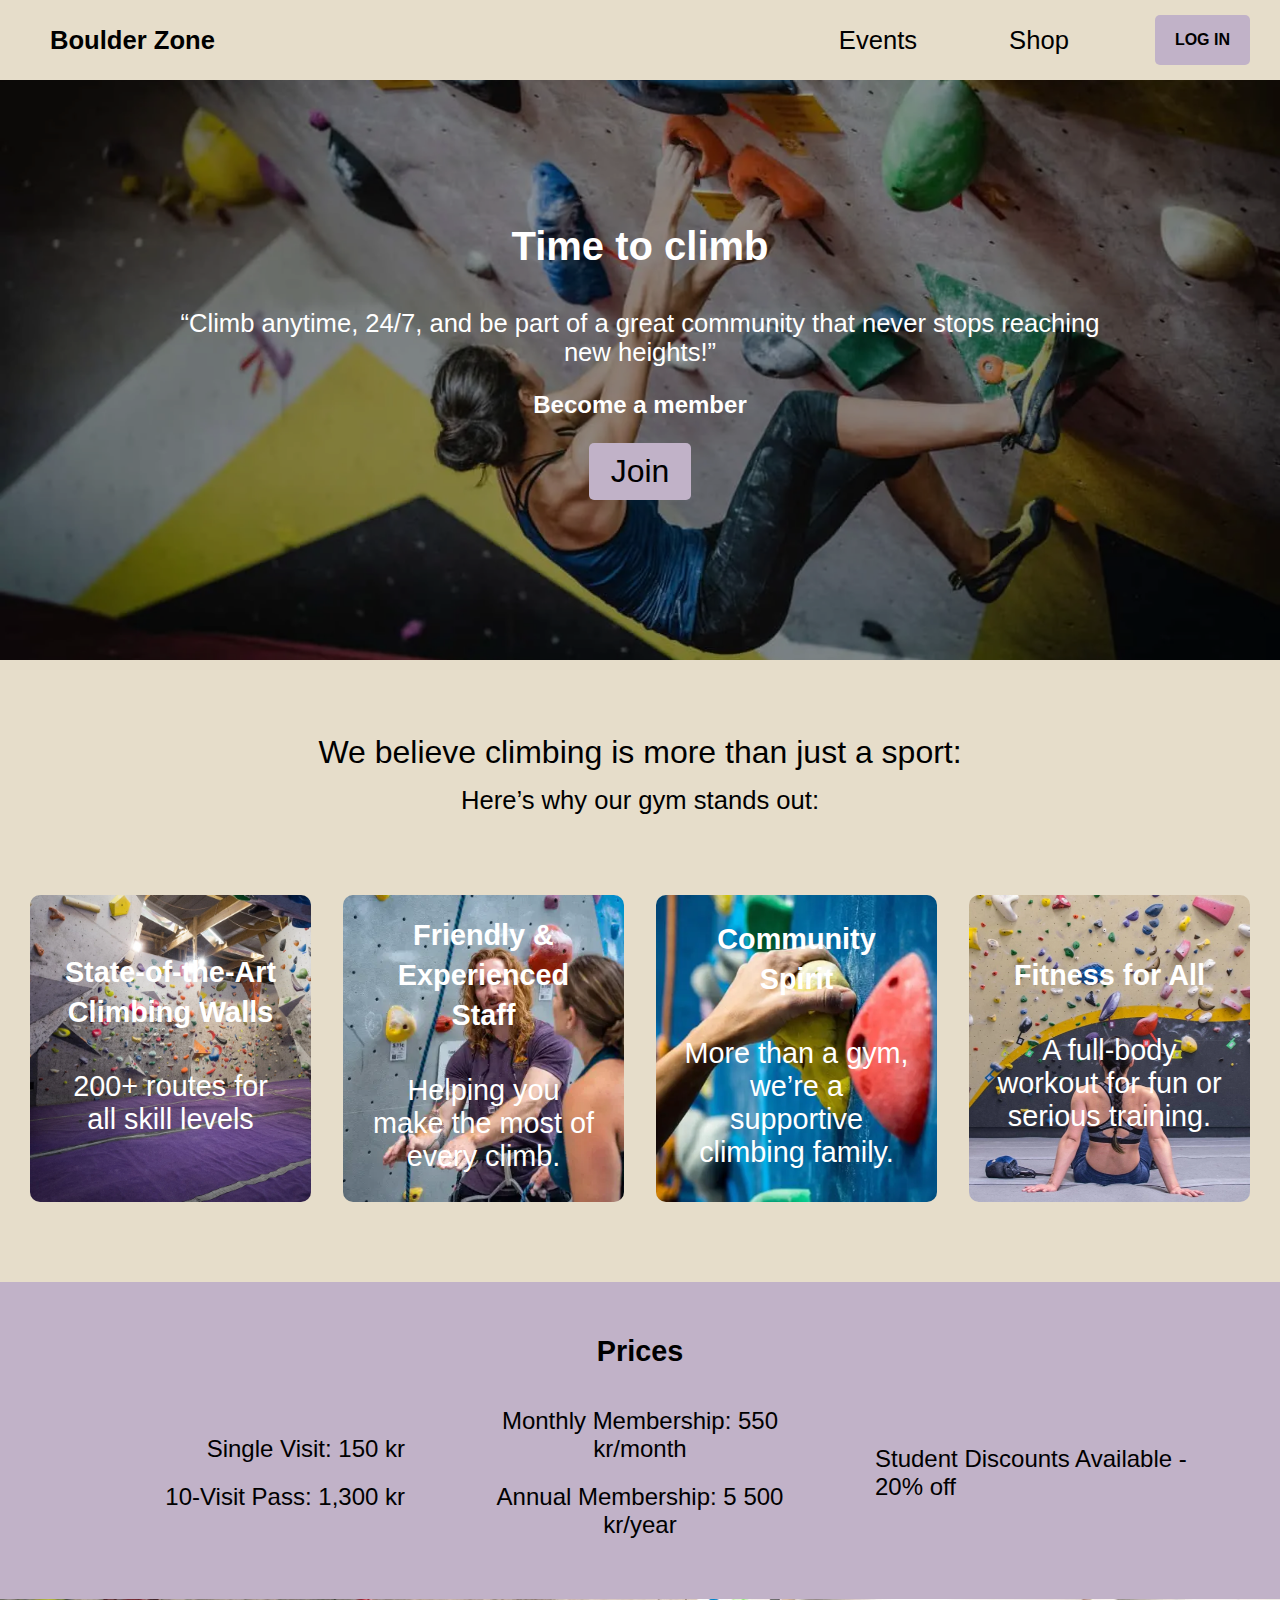
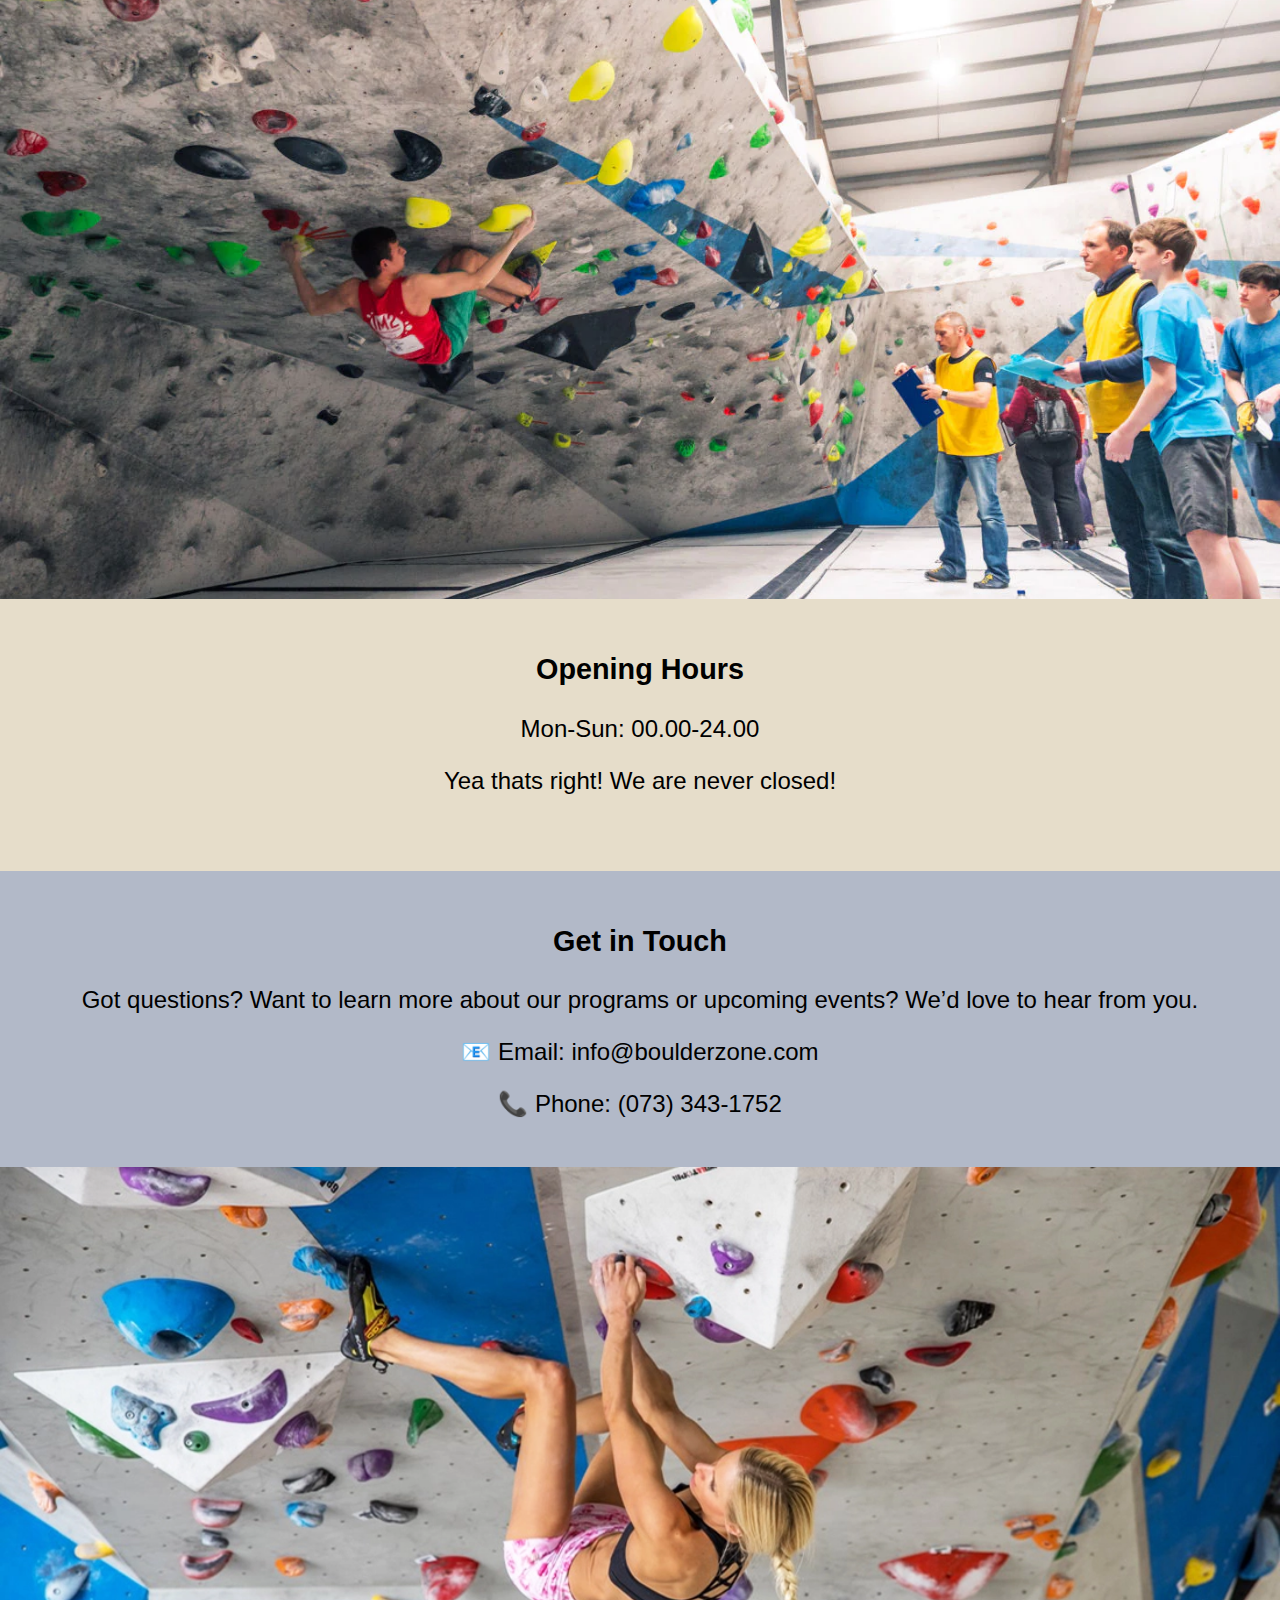
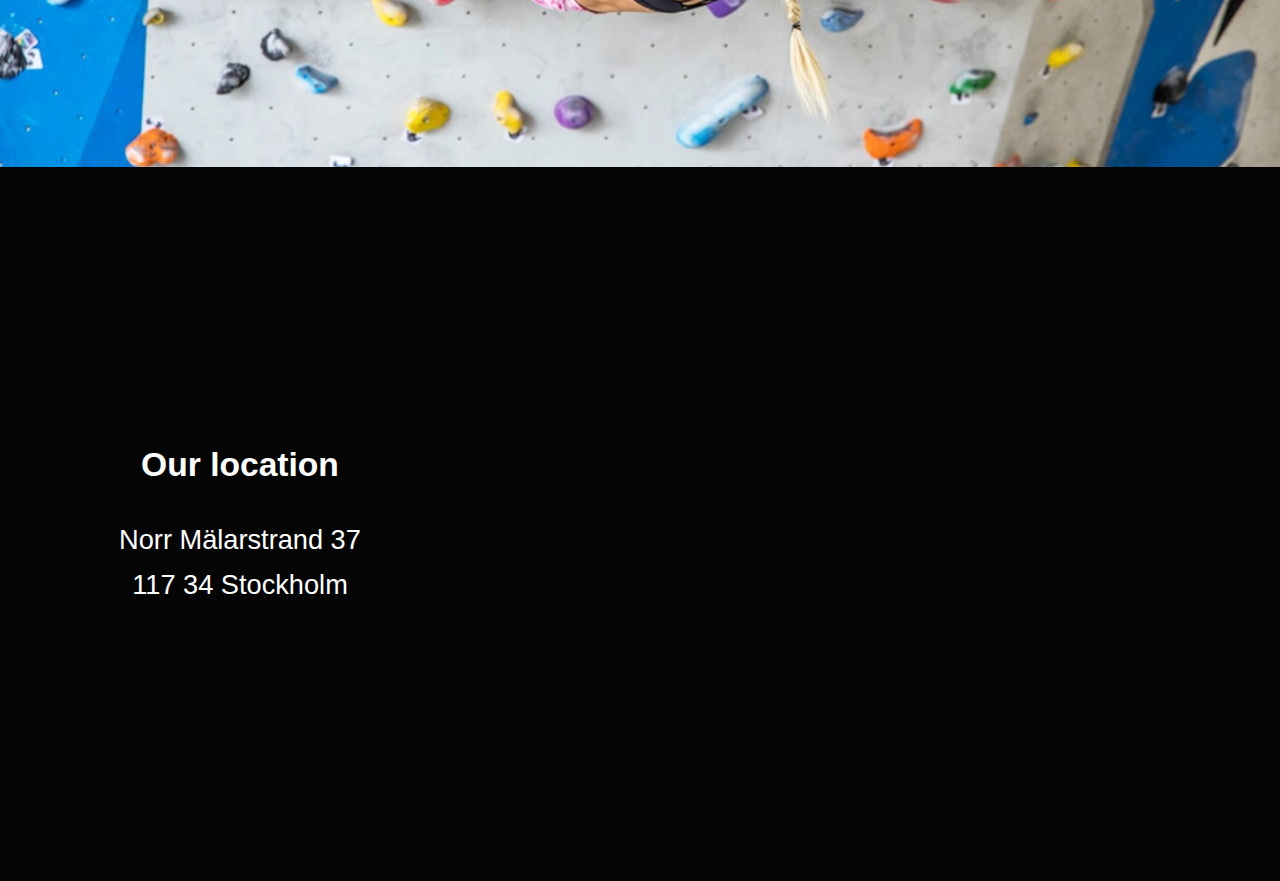
<file: index.html>
<!DOCTYPE html>
<html lang="en">

<head>
  <meta charset="UTF-8">
  <meta name="viewport" content="width=device-width, initial-scale=1.0">
  <title>Boulder Zone</title>
  <link rel="stylesheet" href="style/style.css">
</head>

<body id="body">


  <!----- Nav expand --- Manual Fold  ----->
  <nav id="burger-menu" class="nav-burger-menu">
    <div class="nav-burger-row">
      <button class="nav-links-phone">Events</button>
      <p class="nav-burger-arrow">&#8594;</p>
    </div>
    <div class="nav-burger-row" id="burger-row-shop">
      <button class="nav-links-phone" id="shopBtn2">Shop</button>
      <p class="nav-burger-arrow">&#8594;</p>
    </div>
    <div class="nav-burger-row">
      <button class="nav-links-phone">Log in</button>
      <p class="nav-burger-arrow">&#8594;</p>
    </div>
    <!-- Dark mode -->
    <div class="theme-button" id="dark-mode">
      <img class="dark" id="dark" src="icons/darkmode.svg" alt="dark mode toggle">
      <img class="light" id="light" src="icons/lightmode.svg" alt="light mode toggle">
    </div>
  </nav>

  <!----- Nav bar --- Manual Fold  ----->
  <nav>
    <a href="index.html" class="site-title">Boulder Zone</a>
    <div class="nav-right">
      <button class="nav-links">Events</button>
      <button class="nav-links" id="shopBtn">Shop</button>
      <button class="nav-links nav-login">LOG IN</button>
      <div class="hamburger" id="burger-button">
        <!-- Burger icon -->
        <div class="burger-icon-line" id="burger-line-01"></div>
        <div class="burger-icon-line line-02"></div>
        <div class="burger-icon-line" id="burger-line-03"></div>
      </div>
      <!-- This is only for phone view -->
    </div>
  </nav>

  <main>

    <!----- Hero --- Manual Fold  ----->
    <section class="hero-container">
      <img class="hero-img" src="img/bild3.webp" alt="A picture of a woman bouldering overhang">
      <div class="hero-text">
        <div class="hero-description-text">
          <h2>
            Time to climb
          </h2>
          <p>“Climb anytime, 24/7, and be part of a great community that never stops reaching new heights!”
          </p>
        </div>
        <div class="member-container">
          <p>Become a member</p>
          <button id="joinBtn">Join</button>
        </div>
      </div>
    </section>

    <!----- About --- Manual Fold  ----->
    <section class="pre-about">
      <h2 class="pre-about-title"> We believe climbing is more than just a sport:</h2>
      <h3 class="pre-about-subtitle">Here’s why our gym stands out:</h3>
    </section>

    <section class="about-us">
      <div class="about-container about-01">
        <img class="img-box" src="img/routes.webp" alt="">
        <div class="about-text">
          <h3>State-of-the-Art <br>Climbing Walls</h3>
          <p>200+ routes for all skill levels</p>
        </div>
      </div>

      <div class="about-container">
        <img class="img-box" src="img/staff.webp" alt="">
        <div class="about-text">
          <h3>Friendly & Experienced Staff</h3>
          <p>Helping you make the most of every climb.</p>
        </div>
      </div>

      <div class="about-container">
        <img class="img-box" src="img/clb2.jpg.webp" alt="">
        <div class="about-text">
          <h3>Community Spirit</h3>
          <p>More than a gym, we’re a supportive climbing family.</p>
        </div>
      </div>

      <div class="about-container">
        <img class="img-box" src="img/fun.webp" alt="">
        <div class="about-text">
          <h3>Fitness for All</h3>
          <p>A full-body workout for fun or serious training.</p>
        </div>
      </div>
    </section>

    <!----- Prices --- Manual Fold  ----->
    <section class="prices">
      <div class="prices-title">
        <h3>Prices</h3>
      </div>
      <div class="prices-text-1">
        <p>Single Visit: 150 kr</p>
        <p>10-Visit Pass: 1,300 kr</p>
      </div>
      <div class="prices-text-2">
        <p>Monthly Membership: 550 kr/month</p>
        <p>Annual Membership: 5 500 kr/year</p>
      </div>
      <div class="prices-text-3">
        <p class="studentPrices">Student Discounts Available - 20% off</p>
      </div>
      </div>
    </section>

    <!----- Image block --- Manual Fold  ----->
    <img class="section-imgs" src="img/bild4.webp" alt="Picture of bouldering">

    <!----- Open Times --- Manual Fold  ----->
    <section class="hours">
      <h3>Opening Hours</h3>
      <p> Mon-Sun: 00.00-24.00</p>
      <p> Yea thats right! We are never closed!</p>
    </section>

    <!----- Contact --- Manual Fold  ----->
    <section class="contact">
      <h3>Get in Touch</h3>
      <p> Got questions? Want to learn more about our programs or upcoming events? We’d love to hear from you.</p>
      <p>📧 Email: info@boulderzone.com</p>
      <p>📞 Phone: (073) 343-1752</p>
    </section>

    <!----- Image block --- Manual Fold  ----->
    <img class="section-imgs" src="img/bouldering_feature.webp" alt="">

    <!----- Location --- Manual Fold  ----->
    <section class="location">
      <div class="locationText">
        <p class="ourLocation">Our location</p>
        <p class="adress">Norr Mälarstrand 37 <br>
          117 34 Stockholm</p>
      </div>

      <div class="map">
        <iframe
          src="https://www.google.com/maps/embed?pb=!1m14!1m12!1m3!1d6136.580226030461!2d18.04473967499061!3d59.32874302216996!2m3!1f0!2f0!3f0!3m2!1i1024!2i768!4f13.1!5e1!3m2!1ssv!2sse!4v1738833462675!5m2!1ssv!2sse"
          width="600" height="450" style="border:0;" allowfullscreen="" loading="lazy"
          referrerpolicy="no-referrer-when-downgrade"></iframe>
      </div>
    </section>

  </main>

</body>

<script src="script/script.js"></script>

</html>
</file>
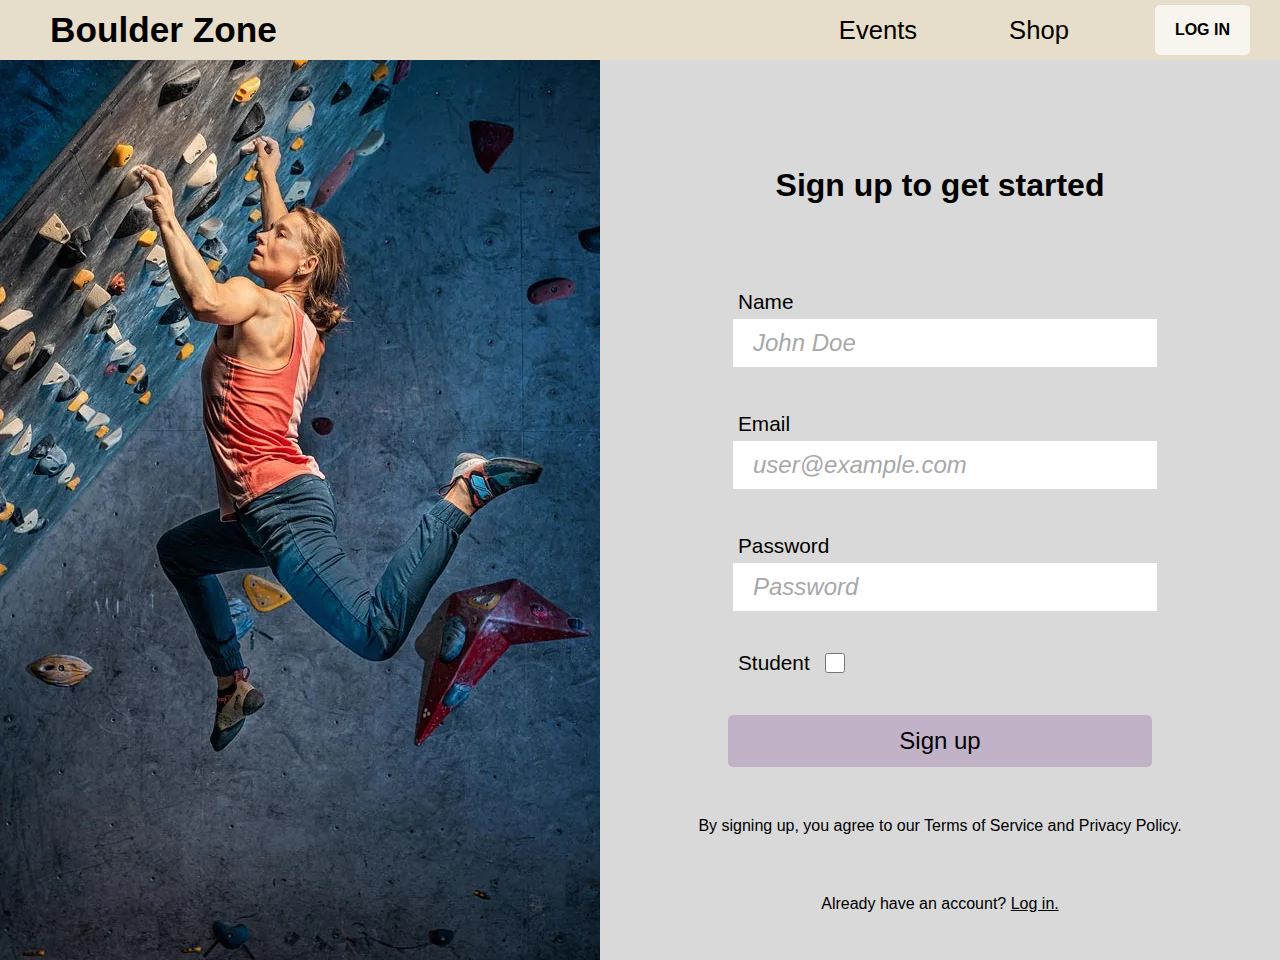
<file: html/newMember.html>
<!DOCTYPE html>
<html lang="en">

<head>
  <meta charset="UTF-8">
  <meta name="viewport" content="width=device-width, initial-scale=1.0">
  <title>boulder Zone</title>
  <link rel="stylesheet" href="../style/newMember.css">
</head>

<body id="body">

  <!----- Nav expand --- Manual Fold  ----->
  <nav id="burger-menu" class="nav-burger-menu">
    <div class="nav-burger-row">
      <button class="nav-links-phone">Events</button>
      <p class="nav-burger-arrow">&#8594;</p>
    </div>
    <div class="nav-burger-row" id="burger-row-shop">
      <button class="nav-links-phone" id="shopBtn2">Shop</button>
      <p class="nav-burger-arrow">&#8594;</p>
    </div>
    <div class="nav-burger-row">
      <button class="nav-links-phone">Log in</button>
      <p class="nav-burger-arrow">&#8594;</p>
    </div>
    <!-- Dark mode -->
    <div class="theme-button" id="dark-mode">
      <img class="dark" id="dark" src="../icons/darkmode.svg" alt="dark mode toggle">
      <img class="light" id="light" src="../icons/lightmode.svg" alt="light mode toggle">
    </div>
  </nav>

  <!----- Nav bar --- Manual Fold  ----->
  <nav>
    <a href="../index.html" class="site-title">Boulder Zone</a>
    <div class="nav-right">
      <button class="nav-links">Events</button>
      <button class="nav-links" id="shopBtn">Shop</button>
      <button class="nav-links nav-login">LOG IN</button>
      <div class="hamburger" id="burger-button">
        <!-- Burger icon -->
        <div class="burger-icon-line" id="burger-line-01"></div>
        <div class="burger-icon-line line-02"></div>
        <div class="burger-icon-line" id="burger-line-03"></div>
      </div>
      <!-- This is only for phone view -->
    </div>
  </nav>

  <main>
    <!----- Image block --- Manual Fold  ----->
    <img class="side-img" src="../img/Moon.webp" alt="girl hanging on climbing wall">

    <!----- Form --- Manual Fold  ----->
    <form action="http://httpbin.org/anything" method="post">

      <h1>Sign up to get started</h1>

      <fieldset>
        <label>
          <span>Name</span>
          <input type="text" name="name" placeholder="John Doe">
        </label>

        <label>
          <span>Email</span>
          <input type="email" name="email" placeholder="user@example.com">
        </label>

        <label>
          <span>Password</span>
          <input type="password" name="password" placeholder="Password">
        </label>

        <label class="checkbox-label">
          <span>Student</span>
          <input class="check-box" type="checkbox" name="student">
        </label>

        <button class="submit-button" type="submit">Sign up</button>

      </fieldset>

      <p>By signing up, you agree to our Terms of Service and Privacy Policy.</p>

      <p>Already have an account? <a href="">Log in.</a></p>

    </form>

  </main>

</body>

<script src="../script/newMember.js"></script>

</html>
</file>
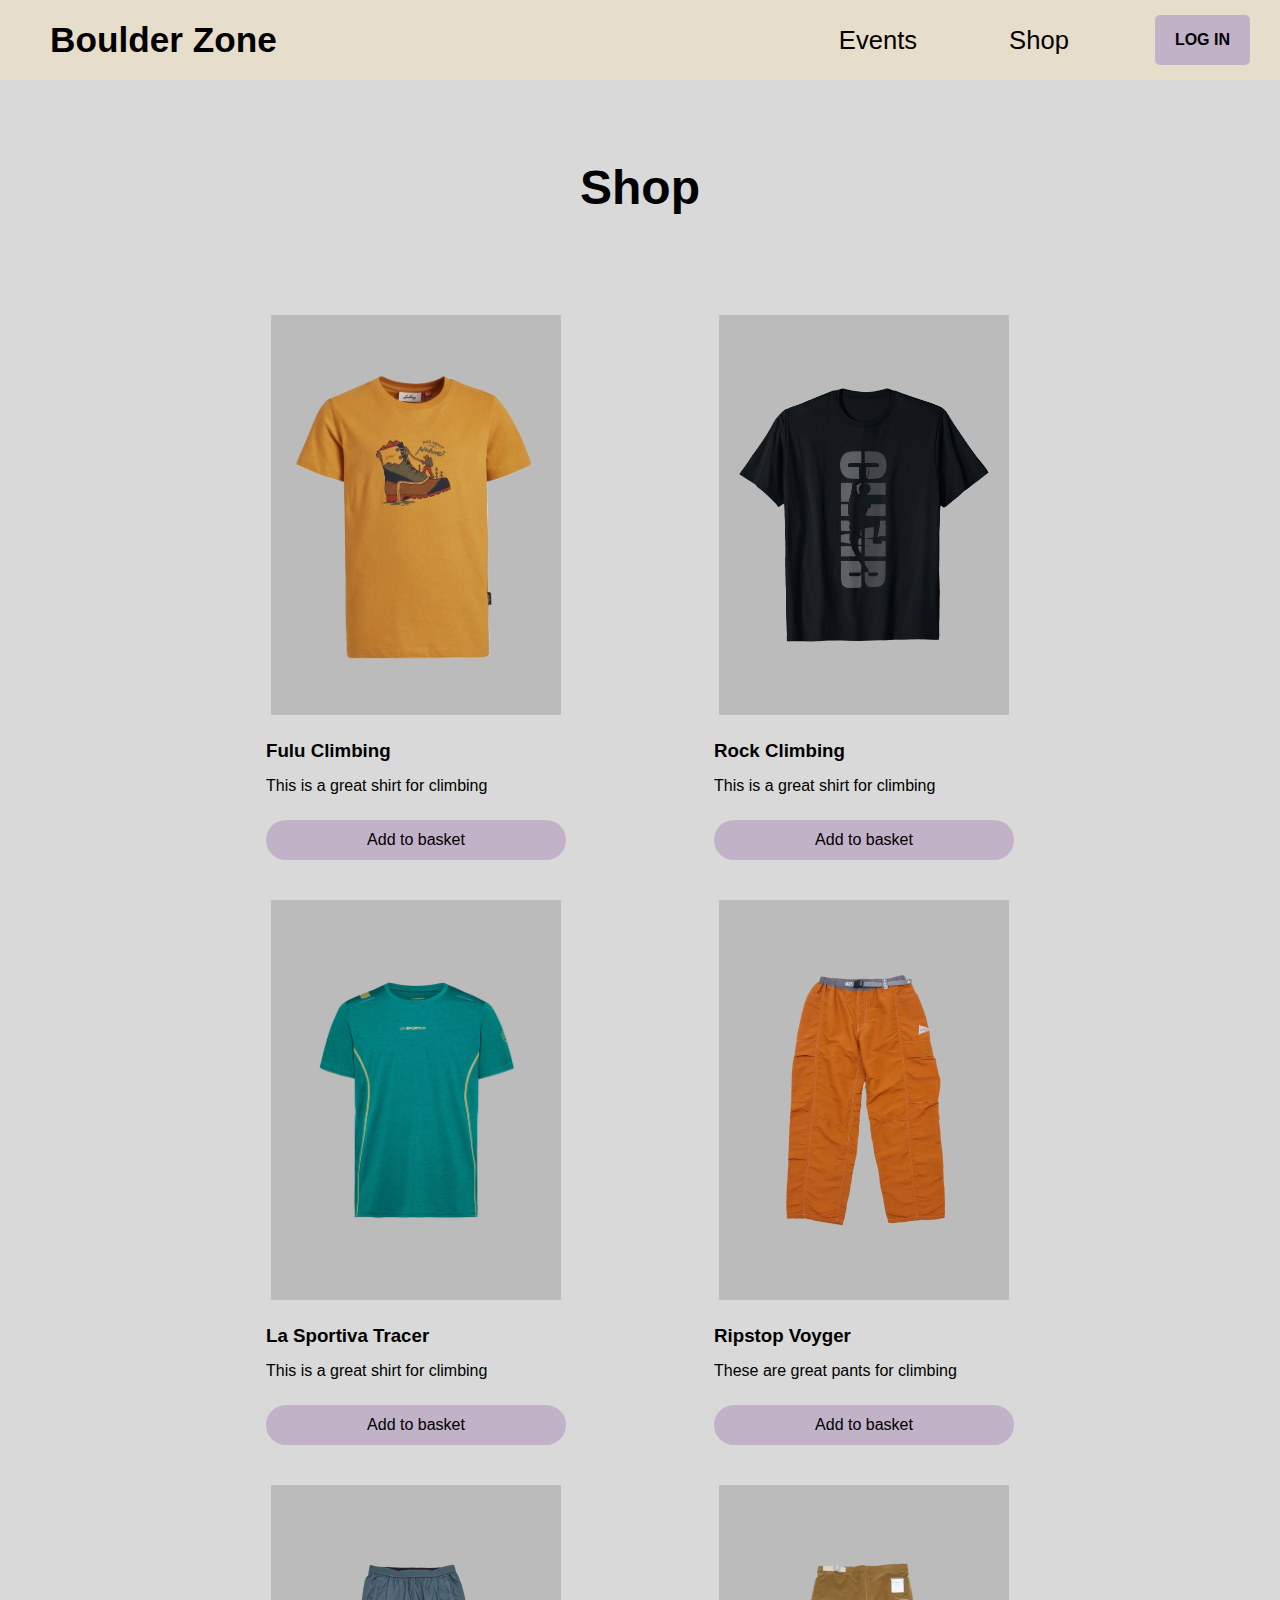
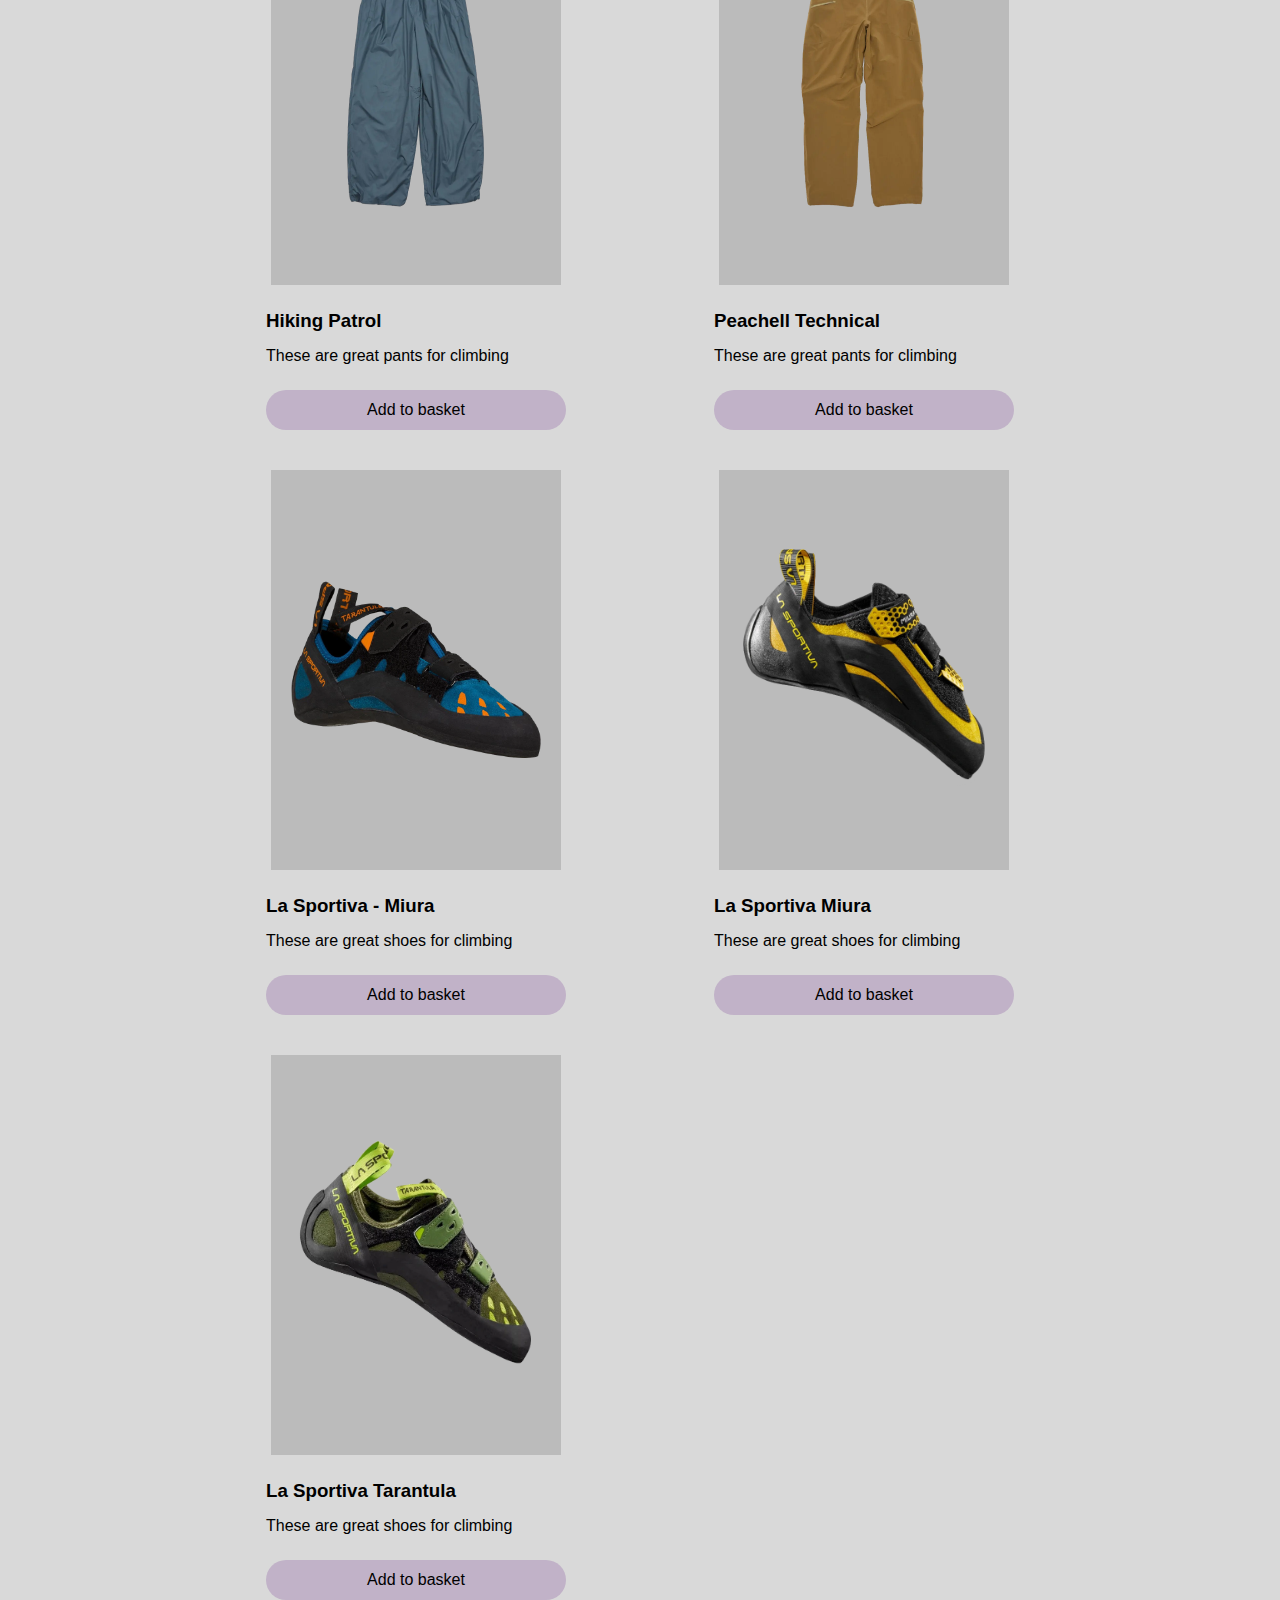
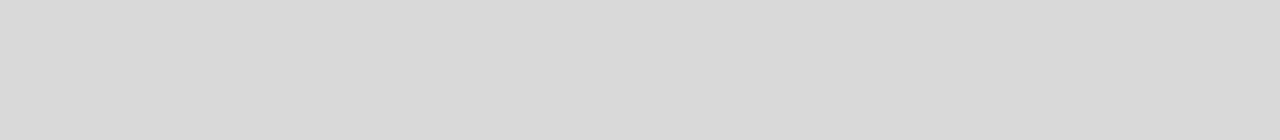
<file: html/shop.html>
<!DOCTYPE html>
<html lang="en">

<head>
  <meta charset="UTF-8">
  <meta name="viewport" content="width=device-width, initial-scale=1.0">
  <link rel="stylesheet" href="../style/shop.css">
  <title>shop
  </title>
</head>

<body id="body">

  <!----- Nav expand --- Manual Fold  ----->
  <nav id="burger-menu" class="nav-burger-menu">
    <div class="nav-burger-row">
      <button class="nav-links-phone">Events</button>
      <p class="nav-burger-arrow">&#8594;</p>
    </div>
    <div class="nav-burger-row" id="burger-row-shop">
      <button class="nav-links-phone" id="shopBtn2">Shop</button>
      <p class="nav-burger-arrow">&#8594;</p>
    </div>
    <div class="nav-burger-row">
      <button class="nav-links-phone">Log in</button>
      <p class="nav-burger-arrow">&#8594;</p>
    </div>
    <!-- Dark mode -->
    <div class="theme-button" id="dark-mode">
      <img class="dark" id="dark" src="../icons/darkmode.svg" alt="dark mode toggle">
      <img class="light" id="light" src="../icons/lightmode.svg" alt="light mode toggle">
    </div>
  </nav>

  <!----- Nav bar --- Manual Fold  ----->
  <nav>
    <a href="../index.html" class="site-title">Boulder Zone</a>
    <div class="nav-right">
      <button class="nav-links">Events</button>
      <button class="nav-links" id="shopBtn">Shop</button>
      <button class="nav-links nav-login">LOG IN</button>
      <div class="hamburger" id="burger-button">
        <!-- Burger icon -->
        <div class="burger-icon-line" id="burger-line-01"></div>
        <div class="burger-icon-line line-02"></div>
        <div class="burger-icon-line" id="burger-line-03"></div>
      </div>
      <!-- This is only for phone view -->
    </div>
  </nav>

  <!----- Title --- Manual Fold  ----->
  <h1 class="page-title">Shop</h1>

  <!----- Pop Up Item --- Manual Fold  ----->
  <aside id="popUpProduct" class="pop-up-product">
    <div class="exit-container">
      <button id="exitBtn" class="exit-btn">X</button>
    </div>
    <h2 id="popUpTitle" class="pop-up-title">Item text</h2>
    <div class="pop-up-price">
      <h3>Price:</h3>
      <p>250 kr</p>
    </div>
    <form action="http://httpbin.org/anything" method="post">
      <fieldset class="temp1">
        <label>
          <div class="span-container">
            <span>Size:</span>
          </div>
          <div class="select-container" select-container>
            <select name="size">
              <option value="small">Small</option>
              <option value="medium">Medium</option>
              <option value="large">Large</option>
              <option value="XL">XL</option>
            </select>
          </div>
        </label>
        <label>
          <div class="span-container">
            <span>color:</span>
          </div>
          <div class="select-container" select-container>
            <select name="color">
              <option value="green">Green</option>
              <option value="red">Red</option>
              <option value="orage">Orange</option>
              <option value="blue">Blue</option>
            </select>
          </div>
        </label>
        <label>
          <div class="span-container">
            <span>Items:</span>
          </div>
          <div class="select-container" select-container>
            <input type="number" name="quantity" value="1">
          </div>
        </label>
      </fieldset>
      <button class="add-to-cart-btn" type="submit">Add to cart</button>
    </form>
  </aside>

  <main>

    <!----- All Items --- Manual Fold  ----->

    <!----- Item 1 --- Manual Fold  ----->
    <article class="items shirt">
      <div class="image-container">
        <img src="../img/shirt-02.webp" alt="">
      </div>

      <div class="item-text">
        <h3 class="item-title">Fulu Climbing</h3>
        <p class="item-description">This is a great shirt for climbing</p>
        <button id="item01Btn" class="item-btn">Add to basket</button>
      </div>
    </article>

    <!----- Item 2 --- Manual Fold  ----->
    <article class="items shirt">
      <div class="image-container">
        <img src="../img/shirt-03.webp" alt="">
      </div>
      <div class="item-text">
        <h3 class="item-title">Rock Climbing</h3>
        <p class="item-description">This is a great shirt for climbing</p>
        <button id="item02Btn" class="item-btn">Add to basket</button>
      </div>
    </article>

    <!----- Item 3 --- Manual Fold  ----->
    <article class="items shirt">
      <div class="image-container">
        <img src="../img/shirt-01.webp" alt="">
      </div>
      <div class="item-text">
        <h3 class="item-title">La Sportiva Tracer</h3>
        <p class="item-description">This is a great shirt for climbing</p>
        <button id="item03Btn" class="item-btn">Add to basket</button>
      </div>
    </article>

    <!----- Item 4 --- Manual Fold  ----->
    <article class="items pants">
      <div class="image-container">
        <img src="../img/pants1.webp" alt="">
      </div>
      <div class="item-text">
        <h3 class="item-title">Ripstop Voyger</h3>
        <p class="item-description">These are great pants for climbing</p>
        <button id="item04Btn" class="item-btn">Add to basket</button>
      </div>
    </article>

    <!----- Item 5 --- Manual Fold  ----->
    <article class="items pants">
      <div class="image-container">
        <img src="../img/pants2.webp" alt="">
      </div>
      <div class="item-text">
        <h3 class="item-title">Hiking Patrol</h3>
        <p class="item-description">These are great pants for climbing</p>
        <button id="item05Btn" class="item-btn">Add to basket</button>
      </div>
    </article>

    <!----- Item 6 --- Manual Fold  ----->
    <article class="items pants">
      <div class="image-container">
        <img src="../img/pants3.webp" alt="">
      </div>
      <div class="item-text">
        <h3 class="item-title">Peachell Technical</h3>
        <p class="item-description">These are great pants for climbing</p>
        <button id="item06Btn" class="item-btn">Add to basket</button>
      </div>
    </article>

    <!----- Item 7 --- Manual Fold  ----->
    <article class="items shoe">
      <div class="image-container">
        <img src="../img/shoe2.webp" alt="">
      </div>
      <div class="item-text">
        <h3 class="item-title">La Sportiva - Miura</h3>
        <p class="item-description">These are great shoes for climbing</p>
        <button id="item07Btn" class="item-btn">Add to basket</button>
      </div>
    </article>

    <!----- Item 8 --- Manual Fold  ----->
    <article class="items shoe">
      <div class="image-container">
        <img src="../img/shoe3.webp" alt="">
      </div>
      <div class="item-text">
        <h3 class="item-title">La Sportiva Miura </h3>
        <p class="item-description">These are great shoes for climbing</p>
        <button id="item08Btn" class="item-btn">Add to basket</button>
      </div>
    </article>

    <!----- Item  --- Manual Fold  ----->
    <article class="items shoe">
      <div class="image-container">
        <img src="../img/shoe4.webp" alt="">
      </div>
      <div class="item-text">
        <h3 class="item-title">La Sportiva Tarantula</h3>
        <p class="item-description">These are great shoes for climbing</p>
        <button id="item09Btn" class="item-btn">Add to basket</button>
      </div>
    </article>


  </main>

</body>

<script src="../script/itemScript.js"></script>

</html>
</file>
<file: style/style.css>
/* ----- Phone viewport --- Manual Fold -----  */

/* ----- Basics --- Manual Fold -----  */
* {
  box-sizing: border-box;
}

:root {
  --primary-color: #E6DDCA;
  --primary-color-hover: #f5ecd8;
  --secondary-color: #B2B9C8;
  --complementary-color: #C1B2C8;
  --complementary-color-hover: #C1B2C8;
  --primary-font-color: black;
  --primary-font-color-hover: rgb(44, 44, 44);
  --primary-font-color-fixed: black;
  --secondary-font-color: white;
  --secondary-font-color-fixed: white;
  --dark-color: rgb(164, 164, 164);
}

.dark-mode {
  --primary-color: #2b3246;
  --primary-color-hover: #3c445b;
  --secondary-color: #324539;
  --complementary-color: #5e486a;
  --complementary-color-hover: #6b5178;
  --primary-font-color: white;
  --primary-font-color-hover: rgb(202, 202, 202);
  --secondary-font-color: black;
  --dark-color: rgb(40, 40, 40);
}

body {
  margin: 0;
  background-color: var(--primary-color);
  font-family: Arial, Helvetica, sans-serif;
  padding-top: 60px;

  /* Adjust to match the nav height */
}

main {
  color: var(--primary-font-color);
}

h3 {
  font-size: 1.6rem;
}

.section-imgs {
  width: 100%;
  height: auto;
  display: block;
  margin: 0px 0px 0px 0px;
}

/* ----- Nav Bar --- Manual Fold -----  */
nav {
  display: flex;
  justify-content: space-between;
  align-items: center;
  position: fixed;
  width: 100%;
  z-index: 2;
  background-color: var(--primary-color);
  height: 60px;
  /* Set a fixed height */
  top: 0;
  transition: 0.2s ease-in-out,
    color 0.2s ease-in-out;
  /* Ensures it stays at the top */
}

.site-title {
  color: var(--primary-font-color);
  font-size: 1.6rem;
  margin: 20px;
  font-weight: bolder;
  text-decoration: none;
  transition: ease .3s;
}

.site-title:hover {
  transform: scale(102%);
  color: var(--primary-font-color-hover);
}

.nav-links {
  display: none;
}

nav button {
  border: none;
  color: var(--primary-font-color);
  background-color: var(--primary-color);
  font-size: 1.8rem;
  margin: 0 30px;
  transition: background-color 0.2s ease-in-out;
}

.hamburger {
  margin: 20px;
}

.burger-icon-line {
  height: 3px;
  width: 25px;
  background-color: var(--primary-font-color);
  margin: 5px;
  transition: transform 0.2s ease-in-out;
}

.line-01 {
  transform: translateY(8px);
}

.line-03 {
  transform: translateY(-8px);
}

/* ----- Nav expand --- Manual Fold -----  */
.nav-burger-menu {
  display: flex;
  flex-direction: column;
  justify-content: center;
  align-items: flex-start;
  height: 100dvh;
  width: 100vw;
  transform: translateY(-100%);
  transition: transform 0.2s ease-in-out, background-color 0.2s ease-in-out, color 0.2s ease-in-out;
}

.nav-burger-menu.open {
  transform: translateY(0%);
}

.nav-burger-row {
  /* border: solid red 2px; */
  margin: 0;
  width: 100%;
  display: flex;
  justify-content: space-between;
  /* border-bottom: solid black 1px; */
  transition: background-color 0.2s ease-in-out;
}

.nav-burger-row:hover,
.nav-burger-row:hover button {
  background-color: var(--primary-color-hover);
}

.nav-burger-arrow {
  color: var(--primary-font-color);
  font-size: 1.5rem;
  margin: 25px 50px;
}


.theme-button {
  position: absolute;
  justify-content: center;
  bottom: 35px;
  width: 100%;
  display: flex;
}

.theme-button button:hover {
  background-color: #3b415c;
  transform: scale(1.02);
}

.theme-button img {
  height: 55px;
  width: 55px;
  padding: 12px;
  background-color: var(--dark-color);
  border-radius: 50px;
  border-radius: 50px;
  transition: background-color 0.3s, transform 0.3s;
}

.dark {
  display: block;

}

.light {
  display: none;
}

/* ----- Hero --- Manual Fold -----   */
.hero-container {
  position: relative;
}

.hero-img {
  width: 100%;
  filter: brightness(65%);
}

.hero-text {
  color: var(--secondary-font-color-fixed);
  position: absolute;
  top: 50%;
  left: 50%;
  transform: translate(-50%, -50%);
  width: 80%;
  text-align: center;
  padding: 30px;
  border-radius: 10px;

}

.hero-description-text h2 {
  margin: 10px;
  font-size: clamp(1.5rem, 5vw, 5rem);
}

.hero-description-text p {
  margin: 10px;
  font-size: clamp(1rem, 3vw, 5rem);
}

.member-container p {
  font-size: .8rem;
  font-weight: bolder;
  font-size: clamp(1rem, 3vw, 5rem);
}

.member-container button {
  font-size: 1rem;
  padding: 4px 12px;
  background-color: var(--complementary-color);
  color: var(--primary-font-color);
  border: none;
  border-radius: 5px;
  transition: ease .5s;
}

.member-container button:hover {
  background-color: var(--complementary-color);
  transform: scale(102%);
}

/* ----- About --- Manual Fold -----  */
.pre-about-subtitle {
  font-weight: 300;
  margin: 0px 0px 30px 0px;
  font-size: 1rem;
  grid-column: span 2;
}

.pre-about-title {
  margin: 15px 0px 0px 0px;
  font-size: 1.5rem;
  font-weight: 500;
  grid-column: span 2;

}

.pre-about {
  color: var(--primary-font-color);
  text-align: center;
  margin: 40px 10px 30px 10px;
  padding: 0px 10px;
}

.pre-about h2 {
  margin: 0 0 15px 0;
}

.about-us {
  color: var(--secondary-font-color-fixed);
  display: grid;
  grid-template-columns: repeat(2, 1fr);
  text-align: center;
  gap: 12px;
  margin: 20px;
}

.about-container {
  border-radius: 5px;
  padding: 18px;
  display: grid;
  grid-template-columns: repeat(1, 1fr);
  grid-template-rows: repeat(1, 1fr);
  grid-template-columns: repeat(auto-fit, minmax(100px, 1fr));
  padding: 10px;
  transition: ease .5s;
}

.img-box {
  object-fit: cover;
  height: 100%;
  width: 100%;
  grid-column: 1 / 2;
  grid-row: 1 / 2;
  border-radius: 10px;
}

.about-text {
  grid-column: 1 / 2;
  grid-row: 1 / 2;
  display: flex;
  flex-direction: column;
  justify-content: center;
  align-items: center;
  border-radius: 10px;
}

.about-text p {
  width: 80%;
}

.about-text h3 {
  display: none;
  width: 80%;
  line-height: 40px;
  margin: 20px 0 10px 0;
}

/* ----- Prices --- Manual Fold -----  */
.prices {
  text-align: center;
  background-color: var(--complementary-color);
  margin: 70px 0px 0px 0px;
  padding: 25px;
  padding-bottom: 50px;
}

/* ----- Opten times --- Manual Fold -----  */
.hours {
  text-align: center;
  padding: 25px 0px 10px 0px;
}

/* ----- Contact --- Manual Fold -----  */
.contact {
  text-align: center;
  background-color: var(--secondary-color);
  margin: 42px 0px 0px 0px;
  padding: 25px;
}

/* ----- Location --- Manual Fold -----  */
.location {
  text-align: center;
  color: var(--secondary-font-color-fixed);
  background-color: #050505;
  padding: 25px;
}

.map {
  display: none;
}


/* Mini phone viewport */
@media (min-width: 0px) and (max-width: 400px) {

  /* ----- Basics --- Manual Fold -----  */
  .site-title {
    font-size: 1.3rem;
  }

  p {
    font-size: .6rem;
  }

  h3 {
    font-size: 1rem;
    margin: 0;
    padding: 0;
  }

  /* ----- Hero --- Manual Fold -----  */
  .climb-container p {
    margin: 0;
    padding: 0;
  }

  .hero-description-text h2 {
    margin: 10px;
    font-size: clamp(1.5rem, 3vw, 5rem);
  }

  .hero-description-text p {
    margin: 10px;
    font-size: clamp(.6rem, 3vw, 5rem);
  }

  .member-container p {
    font-size: .8rem;
    font-weight: bolder;
    font-size: clamp(.6rem, 3vw, 4rem);
  }

  /* ----- About --- Manual Fold -----  */
  .about-us {
    grid-template-columns: repeat(1, 1fr);
  }

  .about-text p {
    font-size: 1.2rem;
  }

}

/* iPad viewport */
@media (min-width: 667px) and (max-width: 1024px) {

  /* ----- Basics --- Manual Fold -----  */
  p {
    font-size: 1.4rem;
  }

  /* ----- Nav --- Manual Fold -----  */
  nav {
    height: 80px;
  }

  nav h3 {
    font-size: 1.5rem;
  }

  .site-title {
    font-size: 2rem;
  }

  nav {
    display: flex;
    justify-content: space-between;
    align-items: center;
    padding: 10px 20px;
    height: 80px;
  }

  .nav-right {
    display: flex;
    align-items: center;
    gap: clamp(30px, 55px, 100px);
  }

  .nav-links {
    display: block;
    font-size: 1.4rem;
    margin: 0;
    transition: ease .3s;
  }

  .nav-links:hover {
    color: var(--primary-font-color-hover);
    transform: scale(105%);
  }

  .nav-login {
    background-color: var(--complementary-color);
    height: 50px;
    padding: 10px 20px;
    border-radius: 5px;
    font-size: 1rem;
    font-weight: bold;
    display: flex;
    align-items: center;
    justify-content: center;
  }

  .nav-login:hover {
    background-color: var(--complementary-color-hover);
  }

  .hamburger {
    display: none;
  }

  /* ----- Hero --- Manual Fold -----  */
  .hero-description-text h2 {
    font-size: clamp(2rem, 4vw, 5rem);
    /* font-size: 2rem; */
  }

  .climb-container p {
    margin: 50px;
  }

  .member-container p {
    font-size: 1.2rem;
    font-weight: bolder;
  }

  .member-container button {
    font-size: 1.5rem;
    padding: 10px 22px;
  }

  /* ----- About --- Manual Fold -----  */
  .pre-about {
    margin: 60px 0px;
  }

  .pre-about-title {
    font-size: 1.8rem;
    margin: 0 0 400px 0;
  }

  .pre-about-subtitle {
    font-size: 1.4rem;
  }
}

/* desktop viewport */
@media (min-width: 1024px) {

  /* ----- Basic --- Manual Fold -----  */
  p {
    font-size: 1.5rem;
  }

  h3 {
    font-size: 1.8rem;
  }

  .section-imgs {
    max-height: 600px;
    object-fit: cover;
  }

  /* ----- Nav --- Manual Fold -----  */
  nav {
    display: flex;
    justify-content: space-between;
    align-items: center;
    padding: 10px 30px;
    height: 80px;
  }

  .site-title {
    /* font-size: 2.2rem; */
  }

  .nav-right {
    display: flex;
    align-items: center;
    gap: 80px;
  }

  .nav-links {
    display: block;
    font-size: 1.6rem;
    margin: 0;
    transition: ease .3s;
  }

  .nav-links:hover {
    color: var(--primary-font-color-hover);
    transform: scale(105%);
  }

  .nav-login {
    background-color: var(--complementary-color);
    height: 50px;
    padding: 10px 20px;
    border-radius: 5px;
    font-size: 1rem;
    font-weight: bold;
    display: flex;
    align-items: center;
    justify-content: center;
  }

  .nav-login:hover {
    background-color: var(--complementary-color-hover);
  }

  .hamburger {
    display: none;
  }

  /* ----- Hero --- Manual Fold -----  */
  .hero-img {
    max-height: 600px;
    object-fit: cover;
  }

  .hero-description-text h2 {
    font-size: clamp(2.5rem, 3vw, 6rem);
    /* font-size: 2rem; */
    margin: 0 0 40px 0;
  }

  .hero-description-text p {
    margin: 10px;
    font-size: clamp(1.5rem, 2vw, 5rem);
  }

  .member-container p {
    font-size: .8rem;
    font-weight: bolder;
    font-size: clamp(1.5rem, 2vw, 5rem);
  }

  .member-container p {
    font-size: 1.5rem;
    font-weight: bolder;
  }

  .member-container button {
    font-size: 2rem;
    padding: 10px 22px;
    border: none;
    border-radius: 5px;
    transition: ease .5s;
  }

  /* ----- About --- Manual Fold -----  */
  .about-us {
    grid-template-columns: repeat(4, 1fr);
  }

  .about-text h3 {
    display: block;
    font-size: 1.8rem;
    width: 80%;
    line-height: 40px;
    margin: 20px 0 10px 0;
  }

  .about-text p {
    font-size: 1.8rem;
  }

  .pre-about {
    margin: 70px 0px;
  }

  .pre-about-title {
    font-size: 2rem;
    margin: 0 0 400px 0;
  }

  .pre-about-subtitle {
    font-size: 1.6rem;
  }

  .about-container:Hover {
    transform: scale(102%);
  }

  /* ----- Prices --- Manual Fold -----  */
  .prices {
    text-align: center;
    margin: 70px 0px 0px 0px;
    padding: 25px;
    padding-bottom: 50px;
    display: grid;
    grid-template-columns: repeat(3, 1fr);
    justify-content: center;
    align-items: center;
  }

  .prices-title {
    grid-column: span 3;

  }

  .prices-text-1 {
    display: flex;
    flex-direction: column;
    justify-content: left;
  }

  .prices-text-2 {
    display: flex;
    flex-direction: column;

  }

  .prices-text-1 p {
    margin: 10px 30px;
    text-align: right;
  }

  .prices-text-2 p {
    margin: 10px 30px;
    text-align: center;
  }

  .prices-text-3 p {
    margin: 10px 30px;
    text-align: left;
  }

  /* ----- Location --- Manual Fold -----  */
  .location {
    padding: 80px 0;
    display: flex;
    justify-content: center;
    gap: 100px;
  }

  .locationText {
    display: flex;
    align-items: center;
    justify-content: center;
    flex-direction: column;
  }

  .ourLocation {
    font-weight: bolder;
    font-size: 2.1rem;
  }

  .locationText p {
    line-height: 45px;
    margin: 15px;
  }

  .adress {
    font-size: 1.7rem;
  }

  .map {
    display: block;
    margin: 50px;
  }

}
</file>
<file: style/newMember.css>
/* ----- Phone viewport --- Manual Fold ----- */

/* ----- Basic --- Manual Fold ----- */
* {
  box-sizing: border-box;
}

:root {
  --primary-color: #E6DDCA;
  --primary-color-hover: #f5ecd8;
  --secondary-color: #D9D9D9;
  --complementary-color: #C1B2C8;
  --complementary-color-hover: #C1B2C8;
  --primary-font-color: black;
  --primary-font-color-hover: rgb(44, 44, 44);
  --primary-font-color-fixed: black;
  --secondary-font-color: white;
  --secondary-font-color-fixed: white;
  --dark-color: rgb(164, 164, 164);
}

.dark-mode {
  --primary-color: #2b3246;
  --primary-color-hover: #3c445b;
  --secondary-color: #324539;
  --complementary-color: #5e486a;
  --complementary-color-hover: #6b5178;
  --primary-font-color: white;
  --primary-font-color-hover: rgb(202, 202, 202);
  --secondary-font-color: black;
  --dark-color: rgb(40, 40, 40);
}

body {
  background-color: var(--secondary-color);
  margin: 0;
  font-family: Arial, Helvetica, sans-serif;
  padding-top: 60px;
  color: var(--primary-font-color);
  pad
}

.submit-button {
  font-size: 1.5rem;
  width: 100%;
  border: none;
  border-radius: 5px;
  background-color: var(--complementary-color);
  color: var(--primary-font-color);
  padding: 12px;
  transition: transform ease 0.3s, background-color ease 0.3s;
}

button:hover {
  background-color: var(--complementary-color-hover);
  transform: scale(1.05);
}

p {
  text-align: center;
  margin: 40px 10px 20px 10px;
}

a {
  color: var(--primary-font-color-fixed);
}

/* ----- Nav Bar --- Manual Fold -----  */
nav {
  display: flex;
  justify-content: space-between;
  align-items: center;
  position: fixed;
  width: 100%;
  z-index: 2;
  background-color: var(--primary-color);
  height: 60px;
  top: 0;
  transition: 0.2s ease-in-out,
    color 0.2s ease-in-out;
}

.site-title {
  color: var(--primary-font-color);
  font-size: 1.6rem;
  margin: 20px;
  font-weight: bolder;
  text-decoration: none;
  transition: ease .3s;
}

.site-title:hover {
  transform: scale(102%);
  color: var(--primary-font-color-hover);
}

.nav-links {
  display: none;
}

nav button {
  border: none;
  color: var(--primary-font-color);
  background-color: var(--primary-color);
  font-size: 1.8rem;
  margin: 0 30px;
  transition: background-color 0.2s ease-in-out;
}

.hamburger {
  margin: 20px;
}

.burger-icon-line {
  height: 3px;
  width: 25px;
  background-color: var(--primary-font-color);
  margin: 5px;
  transition: transform 0.2s ease-in-out;
}

.line-01 {
  transform: translateY(8px);
}

.line-03 {
  transform: translateY(-8px);
}

/* ----- Nav expand --- Manual Fold -----  */
.nav-burger-menu {
  display: flex;
  flex-direction: column;
  justify-content: center;
  align-items: flex-start;
  height: 100dvh;
  width: 100vw;
  transform: translateY(-100%);
  transition: transform 0.2s ease-in-out, background-color 0.2s ease-in-out, color 0.2s ease-in-out;
}

.nav-burger-menu.open {
  transform: translateY(0%);
}

.nav-burger-row {
  margin: 0;
  width: 100%;
  display: flex;
  justify-content: space-between;
  transition: background-color 0.2s ease-in-out;
}

.nav-burger-row:hover,
.nav-burger-row:hover button {
  background-color: var(--primary-color-hover);
}

.nav-burger-arrow {
  color: var(--primary-font-color);
  font-size: 1.5rem;
  margin: 25px 50px;
}


.theme-button {
  position: absolute;
  justify-content: center;
  bottom: 35px;
  width: 100%;
  display: flex;
}

.theme-button button:hover {
  background-color: #3b415c;
  transform: scale(1.02);
}

.theme-button img {
  height: 55px;
  width: 55px;
  padding: 12px;
  background-color: var(--dark-color);
  border-radius: 50px;
  border-radius: 50px;
  transition: background-color 0.3s, transform 0.3s;
}

.dark {
  display: block;

}

.light {
  display: none;
}

/* ----- Side image --- Manual Fold ----- */
.side-img {
  display: none;
}

/* ----- Form --- Manual Fold ----- */
h1 {
  text-align: center;
  font-size: 1.6rem;
  font-weight: 550;
  margin: 40px 0;

}

form {
  display: flex;
  flex-direction: column;
  justify-content: center;
  align-items: center;

}

fieldset {
  display: flex;
  flex-direction: column;
  border: none;
  width: 70%;
}

span {
  margin: 0 10px;
}

label {
  display: flex;
  flex-direction: column;
  justify-content: left;
  align-items: left;
  font-size: 1.3rem;
  margin: 20px 0;
}

input {
  border: none;
  margin: 5px;
  font-size: 1.5rem;
  padding: 10px 20px;
  width: 100%;
  background-color: white;
}

.checkbox-label {
  display: flex;
  flex-direction: row;
  align-items: center;
  gap: 5px;
  margin: 15px 0 40px 0;
}

.check-box {
  width: 20px;
  height: 20px;
  margin: 0;
}


::placeholder {
  color: rgb(168, 168, 168);
  font-style: italic;
}

/* ipad viewport */
@media (min-width: 667px) and (max-width: 1023px) {

  /* ----- Nav --- Manual Fold -----  */
  nav {
    height: 80px;
  }

  nav h3 {
    font-size: 1.5rem;
  }

  .site-title {
    font-size: 2rem;
  }

  nav {
    display: flex;
    justify-content: space-between;
    align-items: center;
    padding: 10px 20px;
    height: 80px;
  }

  .nav-right {
    display: flex;
    align-items: center;
    gap: clamp(30px, 55px, 100px);
  }

  .nav-links {
    display: block;
    font-size: 1.4rem;
    margin: 0;
    transition: ease .3s;
  }

  .nav-links:hover {
    color: var(--primary-font-color-hover);
    transform: scale(105%);
  }

  .nav-login {
    background-color: var(--complementary-color);
    height: 50px;
    padding: 10px 20px;
    border-radius: 5px;
    font-size: 1rem;
    font-weight: bold;
    display: flex;
    align-items: center;
    justify-content: center;
  }

  .nav-login:hover {
    background-color: var(--complementary-color-hover);
  }

  .hamburger {
    display: none;
  }
}


/* Deskop Viewport */
@media (min-width: 1024px) {

  /* ----- Basic --- Manual Fold ----- */
  main {
    display: flex;
  }

  h1 {
    text-align: center;
    font-size: 2rem;
    margin: 80px 0 60px 0;
  }

  /* ----- nav bar --- Manual Fold ----- */
  nav {
    display: flex;
    justify-content: space-between;
    align-items: center;
    padding: 10px 30px;
  }

  .site-title {
    font-size: 2.2rem;
  }

  .nav-right {
    display: flex;
    align-items: center;
    gap: 80px;
  }

  .nav-links {
    display: block;
    font-size: 1.6rem;
    margin: 0;
    transition: ease .3s;
  }

  .nav-links:hover {
    color: rgb(92, 92, 92);
    transform: scale(105%);
  }

  .nav-login {
    background-color: #f8f5ef;
    height: 50px;
    padding: 10px 20px;
    border-radius: 5px;
    font-size: 1rem;
    font-weight: bold;
    display: flex;
    align-items: center;
    justify-content: center;
  }

  .hamburger {
    display: none;
  }

  /* ----- Side image --- Manual Fold ----- */
  .side-img {
    display: block;
    height: 100dvh;
  }

  /* ----- form --- Manual Fold ----- */
  form {
    margin: 0 auto;
    width: 50%;
    justify-content: center;
    align-items: center;
  }

}
</file>
<file: style/shop.css>
/* ----- Phone Viewport --- Manual Fold ----- */

  /* ----- Basic --- Manual Fold -----  */
  * {
    box-sizing: border-box;
  }

  :root {
    --primary-color: #E6DDCA;
    --primary-color-hover: #f5ecd8;
    --secondary-color: #D9D9D9;
    --complementary-color: #C1B2C8;
    --complementary-color-hover: #C1B2C8;
    --primary-font-color: black;
    --primary-font-color-hover: rgb(44, 44, 44);
    --primary-font-color-fixed: black;
    --secondary-font-color: white;
    --secondary-font-color-fixed: white;
    --dark-color: rgb(164, 164, 164);
  }

  .dark-mode {
    --primary-color: #2b3246;
    --primary-color-hover: #3c445b;
    --secondary-color: #324539;
    --complementary-color: #5e486a;
    --complementary-color-hover: #6b5178;
    --primary-font-color: white;
    --primary-font-color-hover: rgb(202, 202, 202);
    --secondary-font-color: black;
    --dark-color: rgb(40, 40, 40);
  }

  body {
    margin: 0;
    background-color: var(--secondary-color);
    font-family: Arial, Helvetica, sans-serif;
  }

  main {
    display: flex;
    flex-direction: column;
    justify-content: center;
    align-items: center;
    margin: 10px 20px;
    color: var(--primary-font-color);
  }

  /* ----- Nav Bar --- Manual Fold -----  */
  nav {
    display: flex;
    justify-content: space-between;
    align-items: center;
    position: fixed;
    width: 100%;
    z-index: 2;
    background-color: var(--primary-color);
    height: 60px;
    /* Set a fixed height */
    top: 0;
    transition: 0.2s ease-in-out,
      color 0.2s ease-in-out;
    /* Ensures it stays at the top */
  }

  .site-title {
    color: var(--primary-font-color);
    font-size: 1.6rem;
    margin: 20px;
    font-weight: bolder;
    text-decoration: none;
    transition: ease .3s;
  }

  .site-title:hover {
    transform: scale(102%);
    color: var(--primary-font-color-hover);
  }

  .nav-links {
    display: none;
  }

  nav button {
    border: none;
    color: var(--primary-font-color);
    background-color: var(--primary-color);
    font-size: 1.8rem;
    margin: 0 30px;
    transition: background-color 0.2s ease-in-out;
  }

  .hamburger {
    margin: 20px;
  }

  .burger-icon-line {
    height: 3px;
    width: 25px;
    background-color: var(--primary-font-color);
    margin: 5px;
    transition: transform 0.2s ease-in-out;
  }

  .line-01 {
    transform: translateY(8px);
  }

  .line-03 {
    transform: translateY(-8px);
  }

  /* ----- Nav expand --- Manual Fold -----  */
  .nav-burger-menu {
    display: flex;
    flex-direction: column;
    justify-content: center;
    align-items: flex-start;
    height: 100dvh;
    width: 100vw;
    transform: translateY(-100%);
    transition: transform 0.2s ease-in-out, background-color 0.2s ease-in-out, color 0.2s ease-in-out;
  }

  .nav-burger-menu.open {
    transform: translateY(0%);
  }

  .nav-burger-row {
    /* border: solid red 2px; */
    margin: 0;
    width: 100%;
    display: flex;
    justify-content: space-between;
    /* border-bottom: solid black 1px; */
    transition: background-color 0.2s ease-in-out;
  }

  .nav-burger-row:hover,
  .nav-burger-row:hover button {
    background-color: var(--primary-color-hover);
  }

  .nav-burger-arrow {
    color: var(--primary-font-color);
    font-size: 1.5rem;
    margin: 25px 50px;
  }


  .theme-button {
    position: absolute;
    justify-content: center;
    bottom: 35px;
    width: 100%;
    display: flex;
  }

  .theme-button button:hover {
    background-color: #3b415c;
    transform: scale(1.02);
  }

  .theme-button img {
    height: 55px;
    width: 55px;
    padding: 12px;
    background-color: var(--dark-color);
    border-radius: 50px;
    border-radius: 50px;
    transition: background-color 0.3s, transform 0.3s;
  }

  .dark {
    display: block;

  }

  .light {
    display: none;
  }

  /* ----- Hero --- Manual Fold -----  */
  .page-title {
    color: var(--primary-font-color);
    text-align: center;
    font-size: 3rem;
    margin-top: 40px;
    padding-top: 80px;
  }

  /* ----- Items --- Manual Fold -----  */
  .items {
    display: flex;
    flex-direction: column;
    align-items: center;
    justify-content: center;
    width: 100%;
    margin: 10px 10px;
    /* border: solid red 2px; */
  }

  /* Image highlighted by scale and color */
  .image-container:hover {
    transform: scale(1.02);
    background-color: rgb(195, 195, 195);
    transition: transform 0.3s ease-in-out, background-color 0.3s ease-in-out;
  }

  /* Image highlighted by scale */
  .image-container:hover img {
    transform: scale(1.02);
    transition: transform 0.3s ease-in-out
  }

  .image-container {
    width: 100%;
    min-height: 200px;
    background-color: rgb(187, 187, 187);
    display: flex;
    justify-content: center;
    align-items: center;
    padding: 0 20px;
    overflow: hidden;
  }

  .image-container img {
    width: 100%;
    height: auto;
    object-fit: contain;
  }

  .item-text {
    margin-bottom: 40px;
    display: flex;
    flex-direction: column;
    justify-content: flex-start;
    /* border: solid blue 3px; */
    width: 100%;
  }

  .item-btn {
    color: var(--primary-font-color);
    border-radius: 20px;
    font-size: 1rem;
    height: 40px;
    border: none;
    background-color: var(--complementary-color);
    box-shadow: 5px 5px 15px rgba(0, 0, 0, 0.);
    transition: ease .3s;
  }

  .temp1 {
    max-width: 100%;
    padding: 0 20px;
  }

  .item-btn:hover {
    box-shadow: none;
    transform: scale(1.05);
  }

  .item-title {
    margin: 25px 0 0 0;
  }

  .item-description {
    margin: 15px 0 25px 0;
  }

  /* ----- Pop up item --- Manual Fold -----  */
  .pop-up-product {
    color: var(--primary-font-color);
    position: fixed;
    top: 70%;
    left: 50%;
    transform: translate(-50%, -50%);
    z-index: 1;
    background-color: var(--secondary-font-color);
    padding: 30px 50px;
    box-shadow: 0 4px 10px rgba(0, 0, 0, 0.2);
    border-radius: 10px;
    width: 500px;
    height: 100%;
    text-align: center;
    display: none;
    width: 98vw;
    max-width: 400px;
  }

  .exit-container {
    display: flex;
    justify-content: right;
  }

  .exit-btn {
    font-size: 1.3rem;
    border: none;
    transition: ease .3s;
    appearance: none;
    padding: 6px 10px;
    background-color: white;
    border-radius: 10px;
  }

  .exit-btn:hover {
    transform: scale(1.2);
    background-color: rgb(237, 237, 237);
  }

  .pop-up-title {
    font-size: 1.5rem;
  }

  .pop-up-price {
    display: flex;
    align-items: center;
    justify-content: center;
  }

  .pop-up-price h3 {
    font-size: 1.3rem;
    margin-right: 10px;
  }

  form {
    color: var(--primary-font-color);
    align-items: center;
    align-content: center;
    justify-content: center;
    /* border: solid rgb(255, 0, 102) 2px; */
  }

  fieldset {
    display: flex;
    flex-direction: column;
    justify-content: center;
    align-items: center;
    font-size: 1.5rem;
    padding: 15px 0 40px 0;
    width: 50%;
    border: none;
    margin: 0 auto;
    /* This centers it horizontally */
  }

  label {
    padding: 10px 0;
    display: flex;
    justify-content: space-around;
    /* border: solid green 2px; */
  }

  select,
  input {
    display: flex;
    font-size: 1.2rem;
    padding: 3px 5px;
    text-align: lef;
    margin: 0 0 0 3px;
    width: 100px;
    /* border: solid rgb(255, 0, 0) 2px; */
  }

  .span-container {
    width: 100%;
    display: flex;
    justify-content: flex-end;
    /* border: solid rgb(3, 251, 65) 4px; */
    margin: 0 20px;
  }

  .select-container {
    width: 100%;
    display: flex;
    justify-content: flex-start;
    /* border: solid rgb(3, 251, 65) 4px; */
  }


  .add-to-cart-btn {
    margin-top: 40px;
    font-size: 1.3rem;
    border: none;
    border-radius: 30px;
    transition: ease .3s;
    appearance: none;
    padding: 15px 25px;
    color: var(--primary-font-color);
    background-color: var(--complementary-color);
  }

  .add-to-cart-btn:hover {
    transform: scale(1..08);
    background-color: var(--complementary-color-hover);
  }


  /* Sort of small phone */
  @media (max-width: 400px) {

    /* ----- Pop up item --- Manual Fold -----  */
    aside {
      margin: 0;
      padding: 0;
    }

    .pop-up-product {
      width: 98vw;
      margin: 0;
      padding: 0;
    }

    form {
      width: 100%;
      height: 50%;
      padding: 0;
    }

    .temp1 {
      width: 100%;
      padding: 0;
      margin: 4px;
    }

    label {
      margin: 5px 0;
      padding: 0;
    }

    .add-to-cart-btn {}

  }

  /* ipad viewport */
  @media (min-width: 667px) and (max-width: 1023px) {

    /* ----- Basics --- Manual Fold -----  */
    main {
      display: grid;
      grid-template-columns: repeat(auto-fit, minmax(300px, 1fr));
      margin: 100px 3%;
    }

    /* ----- Nav --- Manual Fold -----  */
    nav {
      height: 80px;
    }

    nav h3 {
      font-size: 1.5rem;
    }

    .site-title {
      font-size: 2rem;
    }

    nav {
      display: flex;
      justify-content: space-between;
      align-items: center;
      padding: 10px 20px;
      height: 80px;
    }

    .nav-right {
      display: flex;
      align-items: center;
      gap: clamp(30px, 55px, 100px);
    }

    .nav-links {
      display: block;
      font-size: 1.4rem;
      margin: 0;
      transition: ease .3s;
    }

    .nav-links:hover {
      color: var(--primary-font-color-hover);
      transform: scale(105%);
    }

    .nav-login {
      background-color: var(--complementary-color);
      height: 50px;
      padding: 10px 20px;
      border-radius: 5px;
      font-size: 1rem;
      font-weight: bold;
      display: flex;
      align-items: center;
      justify-content: center;
    }

    .nav-login:hover {
      background-color: var(--complementary-color-hover);
    }

    .hamburger {
      display: none;
    }

    /* ----- Items Desktop --- Manual Fold -----  */
    .items {
      width: 300px;
      margin: auto;
    }

    .image-container {
      height: 400px;
      width: 290px;
      display: flex;
    }

    .image-container img {
      width: 100%;
      height: auto;
      justify-content: center;
      object-fit: contain;
    }

    /* ----- Pop up item --- Manual Fold -----  */
    .pop-up-product {
      top: 50%;
      left: 50%;
      transform: translate(-50%, -50%);
      padding: 30px 50px;
      width: 400px;
      height: 600px;
    }

    .pop-up-title {
      font-size: 2rem;
    }

    .pop-up-price {
      display: flex;
      align-items: center;
    }

    .pop-up-price h3 {
      font-size: 1.5rem;
      margin-right: 10px;
    }

  }

  /* Desktop viewport */
  @media (min-width: 1024px) {

    /* ----- Nav --- Manual Fold -----  */
    nav {
      display: flex;
      justify-content: space-between;
      align-items: center;
      padding: 10px 30px;
      height: 80px;
    }

    .site-title {
      font-size: 2.2rem;
    }

    .nav-right {
      display: flex;
      align-items: center;
      gap: 80px;
    }

    .nav-links {
      display: block;
      font-size: 1.6rem;
      margin: 0;
      transition: ease .3s;
    }

    .nav-links:hover {
      color: var(--secondary-color-hover);
      transform: scale(105%);
    }

    .nav-login {
      background-color: var(--complementary-color);
      height: 50px;
      padding: 10px 20px;
      border-radius: 5px;
      font-size: 1rem;
      font-weight: bold;
      display: flex;
      align-items: center;
      justify-content: center;
    }

    .hamburger {
      display: none;
    }

    /* ----- Basic --- Manual Fold -----  */
    main {
      display: grid;
      grid-template-columns: repeat(auto-fit, minmax(300px, 1fr));
      margin: 100px 15%;
    }

    /* ----- Hero --- Manual Fold ----- */
    .page-title {
      margin-top: 80px;
    }

    /* ----- Items --- Manual Fold ----- */
    .items {
      width: 300px;
      margin: auto;
    }

    .image-container {
      height: 400px;
      width: 290px;
      display: flex;
      /* border: solid green 3px; */
    }

    .image-container img {
      width: 100%;
      height: auto;
      justify-content: center;
      object-fit: contain;
    }

    /* ----- Pop Up --- Manual Fold ----- */
    .pop-up-product {
      top: 50%;
      left: 50%;
      transform: translate(-50%, -50%);
      padding: 30px 50px;
      width: 400px;
      height: 600px;
    }

    .pop-up-title {
      font-size: 2rem;
    }

    .pop-up-price {
      display: flex;
      align-items: center;
    }

    .pop-up-price h3 {
      font-size: 1.5rem;
      margin-right: 10px;
    }

  }
</file>
